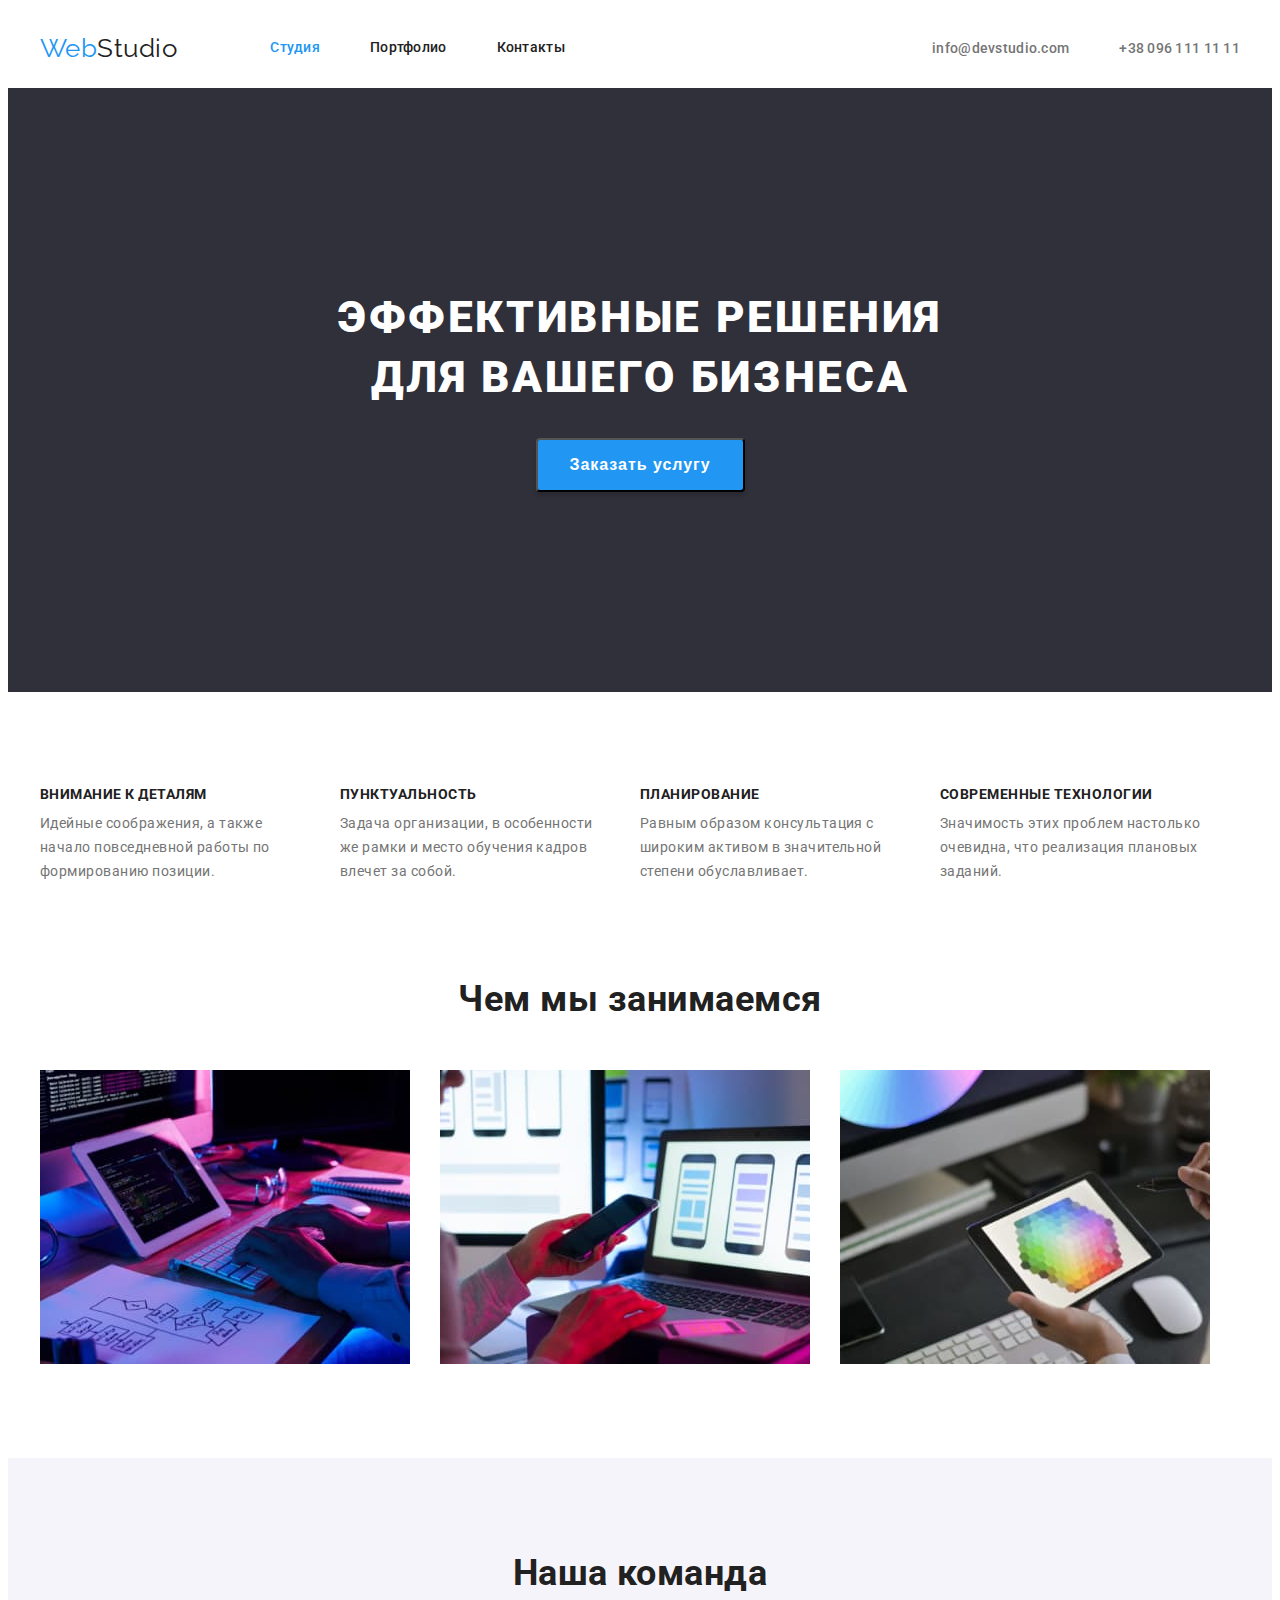
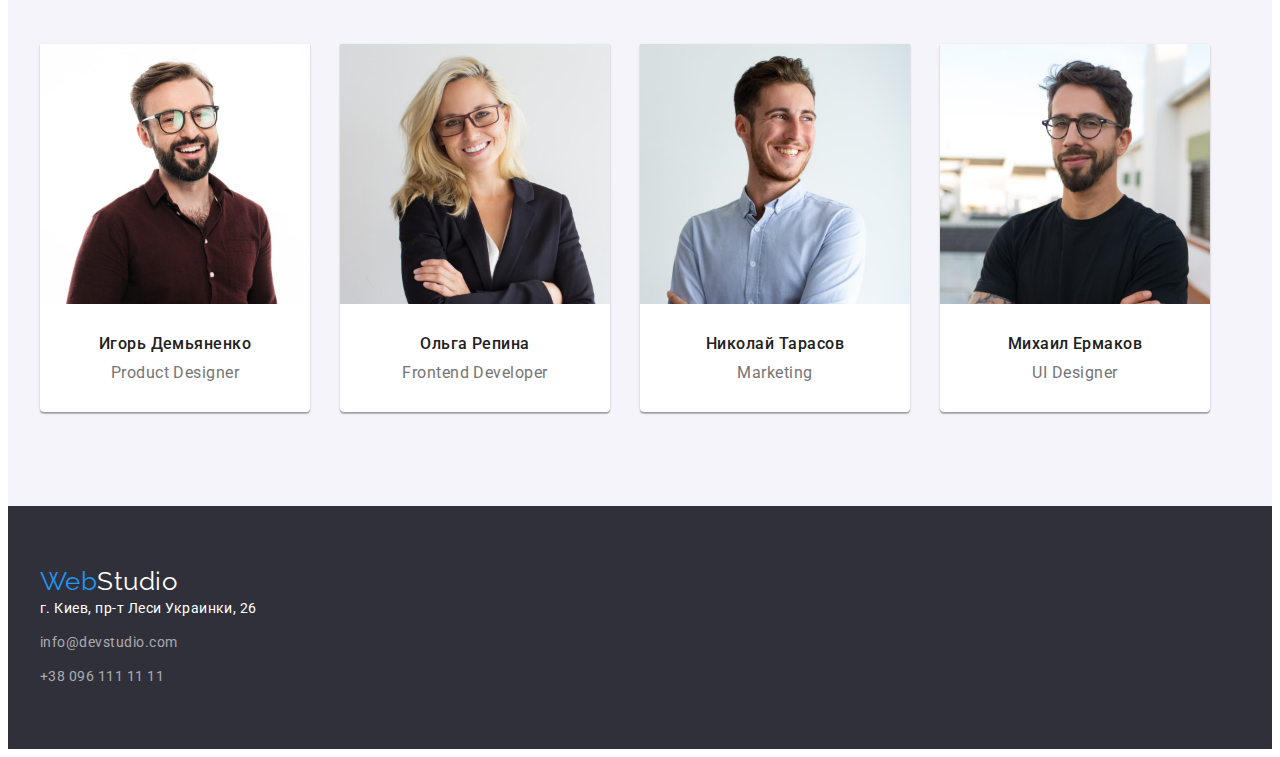
<file: index.html>
<!DOCTYPE html>
<html lang="ru">
<head>
   <meta charset="UTF-8">
   <meta http-equiv="X-UA-Compatible" content="IE=edge">
   <meta name="viewport" content="width=device-width, initial-scale=1.0">
   <link rel="stylesheet" href="https://cdnjs.cloudflare.com/ajax/libs/modern-normalize/1.1.0/modern-normalize.min.css" integrity="sha512-wpPYUAdjBVSE4KJnH1VR1HeZfpl1ub8YT/NKx4PuQ5NmX2tKuGu6U/JRp5y+Y8XG2tV+wKQpNHVUX03MfMFn9Q==" crossorigin="anonymous" referrerpolicy="no-referrer" />
   <link rel="preconnect" href="https://fonts.googleapis.com">
   <link rel="preconnect" href="https://fonts.gstatic.com" crossorigin>
   <link href="https://fonts.googleapis.com/css2?family=Raleway:wght@700&family=Roboto:wght@400;500;700;900&display=swap" rel="stylesheet">
   <link rel="stylesheet" href="./css/style.css">
   <title>WebStudio</title>
</head>
<body>   
   <header> 
      <div class="container navigation">       
         <nav class="container-nav">
            <a href="" class="logoheader"><span class="logo-web">Web</span>Studio</a>
            <ul class="site-nav list">
               <li class="item"><a href="" class="link"><span class="logo-web">Студия</a></li>
               <li class="item"><a href="./portfolio..html" class="link">Портфолио</a></li>
               <li class="item"><a href="" class="link">Контакты</a></li>
            </ul>
         </nav>      
            <ul class="auth-nav list">
               <li class="item"><a href="mailto:info@devstudio.com" class="link">info@devstudio.com</a></li>
               <li class="item"><a href="tel:+380961111111" class="link">+38 096 111 11 11</a></li>
            </ul> 
      </div>                     
   </header> 

   <main>              
      <section class="section hero">            
         <h1 class="hero-title">Эффективные решения <br> для вашего бизнеса</h1>
         <button type="button" class="button text"> Заказать услугу </button>
      </section>          
         
      <section  class="aboutme-list"> 
         <div class="container">
            <h2 class="visually-hidden">О нас</h2>      
            <ul class="about">
               <li class="aboutme"> 
                  <h3 class="aboutme-title">Внимание к деталям</h3>
                  <p class="text">Идейные соображения, а также начало повседневной работы по формированию позиции.</p>
               </li>
               <li class="aboutme"> 
                  <h3 class="aboutme-title">Пунктуальность</h3>
                  <p class="text">Задача организации, в особенности же рамки и место обучения кадров влечет за собой.</p>
               </li>
               <li class="aboutme"> 
                  <h3 class="aboutme-title">Планирование</h3>
                  <p class="text">Равным образом консультация с широким активом в значительной степени обуславливает.</p>
               </li>
               <li class="aboutme"> 
                  <h3 class="aboutme-title">Современные технологии</h3>
                  <p class="text">Значимость этих проблем настолько очевидна, что реализация плановых заданий.</p>
               </li>
            </ul>
         </div>           
      </section>       

      <section  class="whatdoing">
         <div class="container">       
            <h2 class="whatdoing-title">Чем мы занимаемся</h2>
            <ul class="doing">
               <li class="doing-inage"><img src="images/img1.jpg" alt="Отладка сайта для планшета" width="370"></li>
               <li class="doing-inage"><img src="images/img2.jpg" alt="Отладка сайта для мобильного телефона" width="370"></li>
               <li class="doing-inage"><img src="images/img3.jpg" alt="Выбор цветовой гаммы" width="370"></li>
            </ul> 
         </div>       
      </section>
         
      <section class="ourteam"> 
         <div class="container">    
            <h2 class="ourteam-title">Наша команда</h2>
            <ul class="our-people">                    
               <li class="our-team">
                  <article class="card">
                     <div class="card-img">
                        <img src="images/IgorDemyanenko.jpg" alt="Игорь Демьяненко" width="270">
                     </div>
                     <div class="card-content-people">
                        <h3 class="name-person">Игорь Демьяненко</h3>
                        <p class="ourteam-text">Product Designer</p>
                     </div>
                  </article>
               </li>                                     
               <li class="our-team">
                  <article class="card">    
                     <div class="card-img">
                        <img src="images/OlgaRepina.jpg" alt="Ольга Репина" width="270">
                     </div>
                     <div class="card-content-people">
                        <h3 class="name-person">Ольга Репина</h3>
                        <p class="ourteam-text">Frontend Developer</p>
                     </div>
                  </article> 
               </li> 
               <li class="our-team">
                  <article class="card">    
                     <div class="card-img">
                        <img src="images/NikolayTarasov.jpg" alt="Николай Тарасов" width="270">
                     </div>
                     <div class="card-content-people">
                        <h3 class="name-person">Николай Тарасов</h3>
                        <p class="ourteam-text">Marketing</p>
                     </div>
                  </article>   
               </li>
               <li class="our-team">
                  <article class="card"> 
                     <div class="card-img">
                        <img src="images/MikhailErmakov.jpg" alt="Михаил Ермаков" width="270">
                     </div>
                     <div class="card-content-people">
                        <h3 class="name-person">Михаил Ермаков</h3>
                        <p class="ourteam-text">UI Designer</p>
                     </div>
                  </article>  
               </li>                    
            </ul> 
         </div>       
      </section>         
   </main>
   
   <footer class="footer">
      <div class="container">                            
         <a href="" class="logofooter"><span class="logo-footer">Web</span>Studio</a>
         <address class="footer-nav">
            <p class="footer-text">г. Киев, пр-т Леси Украинки, 26</p>
            <ul class="nav-footer">
               <li class="item-nav"><a href="mailto:info@devstudio.com" class="foter">info@devstudio.com</a></li>
               <li class="item-nav"><a href="tel:+380961111111" class="foter">+38 096 111 11 11</a></li>
            </ul>                
         </address>
      </div>           
   </footer>
</body>
</html>
</file>
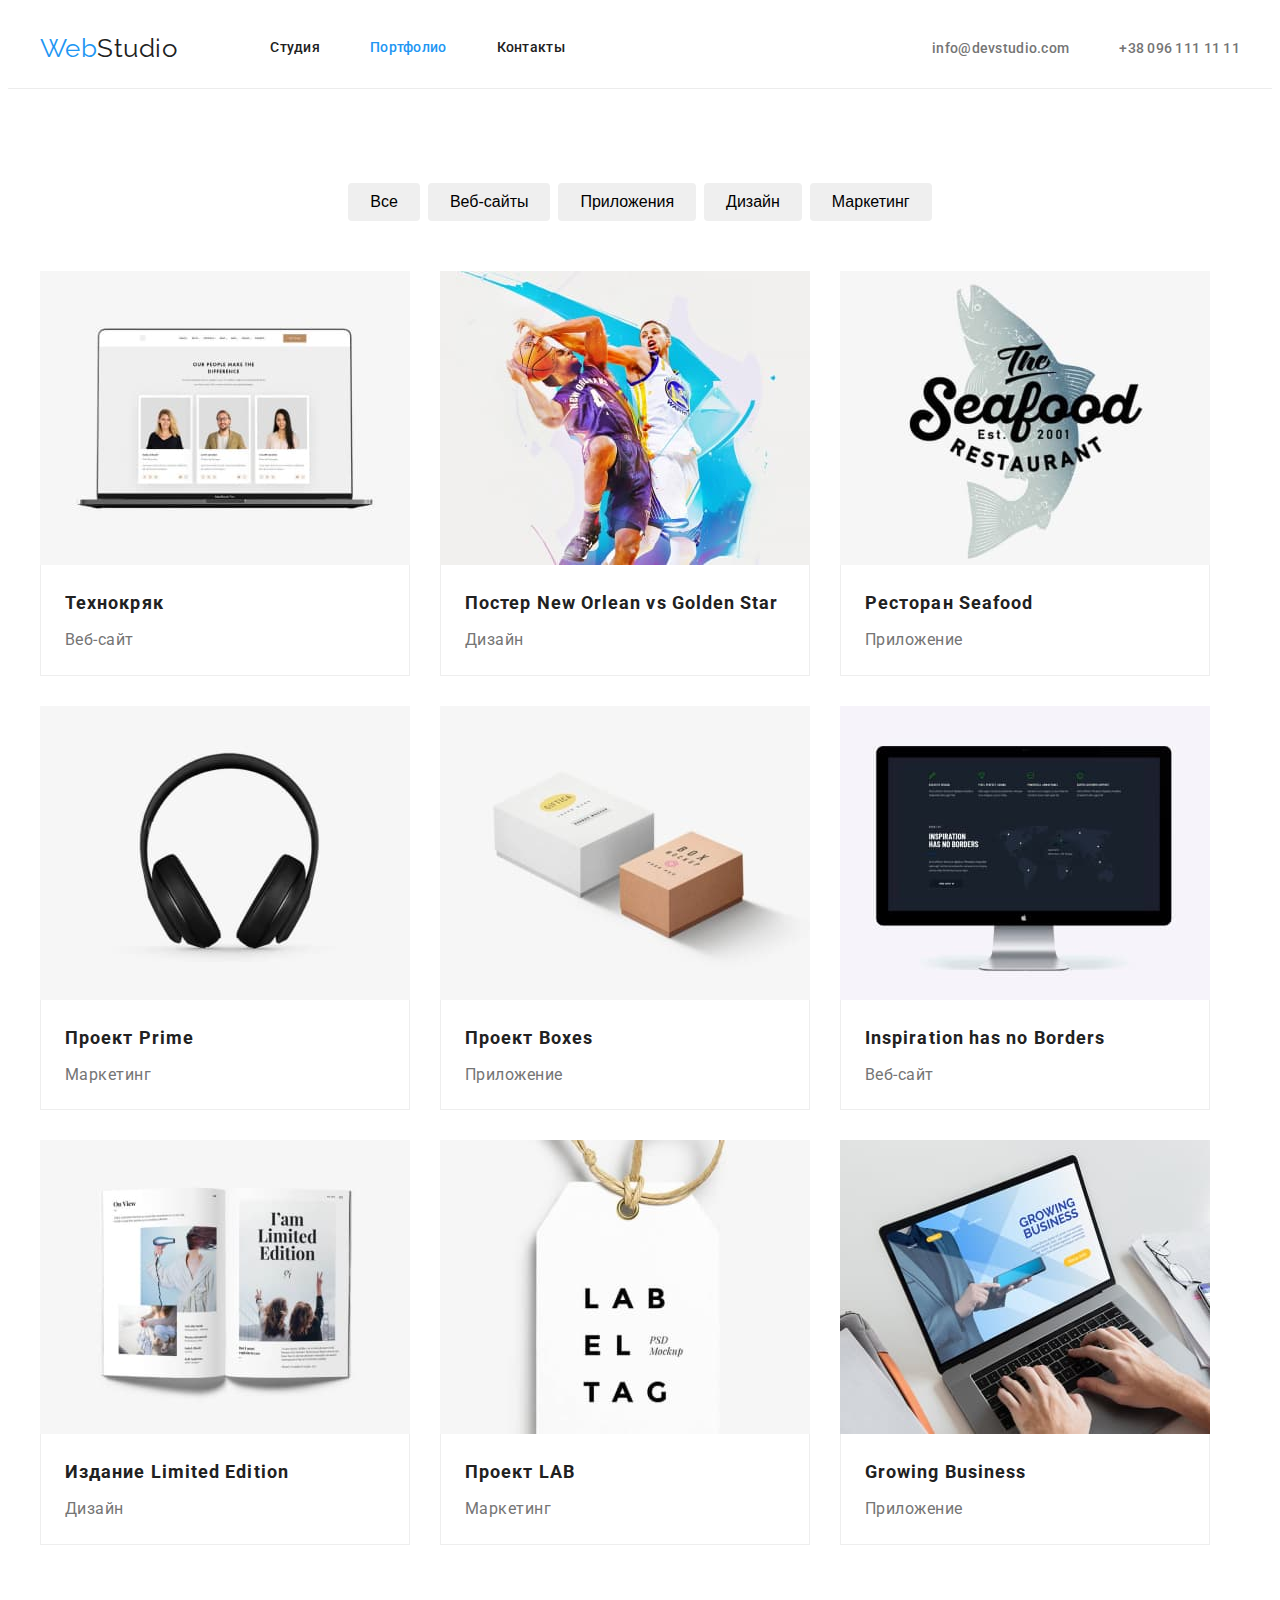
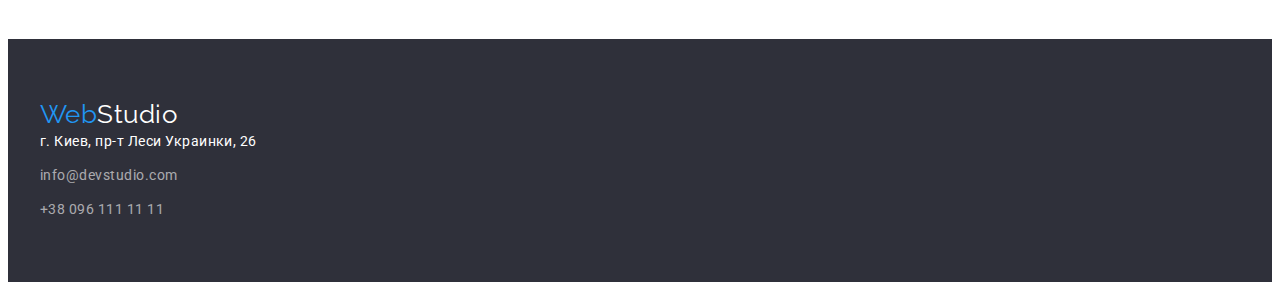
<file: portfolio..html>
<!DOCTYPE html>
<html lang="ru">
  <head>
    <meta charset="UTF-8" />
    <meta http-equiv="X-UA-Compatible" content="IE=edge" />
    <meta name="viewport" content="width=device-width, initial-scale=1.0" />
    <link
      rel="stylesheet"
      href="https://cdnjs.cloudflare.com/ajax/libs/modern-normalize/1.1.0/modern-normalize.min.css"
      integrity="sha512-wpPYUAdjBVSE4KJnH1VR1HeZfpl1ub8YT/NKx4PuQ5NmX2tKuGu6U/JRp5y+Y8XG2tV+wKQpNHVUX03MfMFn9Q=="
      crossorigin="anonymous"
      referrerpolicy="no-referrer"
    />
    <link rel="preconnect" href="https://fonts.googleapis.com" />
    <link rel="preconnect" href="https://fonts.gstatic.com" crossorigin />
    <link
      href="https://fonts.googleapis.com/css2?family=Raleway:wght@700&family=Roboto:wght@400;500;700;900&display=swap"
      rel="stylesheet"
    />
    <link rel="stylesheet" href="./css/style.css" />
    <title>portfolio</title>
  </head>
  <body>
    <header class="header">
      <div class="container navigation">
        <nav class="container-nav">
          <a href="" class="logoheader"
            ><span class="logo-web">Web</span>Studio</a
          >
          <ul class="site-nav list">
            <li class="item"><a href="./index.html" class="link">Студия</a></li>
            <li class="item">
              <a href="" class="link"
                ><span class="logo-web">Портфолио</span></a
              >
            </li>
            <li class="item"><a href="" class="link">Контакты</a></li>
          </ul>
        </nav>
        <ul class="auth-nav list">
          <li class="item">
            <a href="mailto:info@devstudio.com" class="link"
              >info@devstudio.com</a
            >
          </li>
          <li class="item">
            <a href="tel:+380961111111" class="link">+38 096 111 11 11</a>
          </li>
        </ul>
      </div>
    </header>

    <main>
      <section class="portfolio">
        <div class="container">
          <h2 class="visually-hidden">portfolio</h2>
          <ul class="portfolio-button">
            <li class="item">
              <button type="button" class="button-portfolio">Все</button>
            </li>
            <li class="item">
              <button type="button" class="button-portfolio">Веб-сайты</button>
            </li>
            <li class="item">
              <button type="button" class="button-portfolio">Приложения</button>
            </li>
            <li class="item">
              <button type="button" class="button-portfolio">Дизайн</button>
            </li>
            <li class="item">
              <button type="button" class="button-portfolio">Маркетинг</button>
            </li>
          </ul>
          <ul class="image-portfolio">
            <li class="item">
              <div class="card-thumb">
                <img src="images/img10.jpg" alt="Веб-сайт" width="370" />
              </div>
              <div class="card-content">
                <h3 class="portfolio-title">Технокряк</h3>
                <p class="portfolio-text">Веб-сайт</p>
              </div>
            </li>
            <li class="item">
              <div class="card-thumb">
                <img
                  src="images/img11.jpg"
                  alt="Постер New Orlean vs Golden Star"
                  width="370"
                />
              </div>
              <div class="card-content">
                <h3 class="portfolio-title">
                  Постер New Orlean vs Golden Star
                </h3>
                <p class="portfolio-text">Дизайн</p>
              </div>
            </li>
            <li class="item">
              <div class="card-thumb">
                <img
                  src="images/img12.jpg"
                  alt="Ресторан Seafood"
                  width="370"
                />
              </div>
              <div class="card-content">
                <h3 class="portfolio-title">Ресторан Seafood</h3>
                <p class="portfolio-text">Приложение</p>
              </div>
            </li>
            <li class="item">
              <div class="card-thumb">
                <img src="images/img13.jpg" alt="Проект Prime" width="370" />
              </div>
              <div class="card-content">
                <h3 class="portfolio-title">Проект Prime</h3>
                <p class="portfolio-text">Маркетинг</p>
              </div>
            </li>
            <li class="item">
              <div class="card-thumb">
                <img src="images/img14.jpg" alt="Проект Boxes" width="370" />
              </div>
              <div class="card-content">
                <h3 class="portfolio-title">Проект Boxes</h3>
                <p class="portfolio-text">Приложение</p>
              </div>
            </li>
            <li class="item">
              <div class="card-thumb">
                <img
                  src="images/img15.jpg"
                  alt="Inspiration has no Borders"
                  width="370"
                />
              </div>
              <div class="card-content">
                <h3 class="portfolio-title">Inspiration has no Borders</h3>
                <p class="portfolio-text">Веб-сайт</p>
              </div>
            </li>
            <li class="item">
              <div class="card-thumb">
                <img
                  src="images/img16.jpg"
                  alt="Издание Limited Edition"
                  width="370"
                />
              </div>
              <div class="card-content">
                <h3 class="portfolio-title">Издание Limited Edition</h3>
                <p class="portfolio-text">Дизайн</p>
              </div>
            </li>
            <li class="item">
              <div class="card-thumb">
                <img src="images/img17.jpg" alt="Проект LAB" width="370" />
              </div>
              <div class="card-content">
                <h3 class="portfolio-title">Проект LAB</h3>
                <p class="portfolio-text">Маркетинг</p>
              </div>
            </li>
            <li class="item">
              <div class="card-thumb">
                <img
                  src="images/img18.jpg"
                  alt="Growing Business"
                  width="370"
                />
              </div>
              <div class="card-content">
                <h3 class="portfolio-title">Growing Business</h3>
                <p class="portfolio-text">Приложение</p>
              </div>
            </li>
          </ul>
        </div>
      </section>
    </main>

    <footer class="footer">
      <div class="container">
        <a href="" class="logofooter"
          ><span class="logo-footer">Web</span>Studio</a
        >
        <address class="footer-nav">
          <p class="footer-text">г. Киев, пр-т Леси Украинки, 26</p>
          <ul class="nav-footer">
            <li class="item-nav">
              <a href="mailto:info@devstudio.com" class="foter"
                >info@devstudio.com</a
              >
            </li>
            <li class="item-nav">
              <a href="tel:+380961111111" class="foter">+38 096 111 11 11</a>
            </li>
          </ul>
        </address>
      </div>
    </footer>
  </body>
</html>
</file>
<file: css/style.css>
:root {
  --title-text-color: #212121;
  --accent-color: #2196f3;
  --text-color: #757575;
  --link-color-footer: rgba(255, 255, 255, 0.6);
  --white-color: #ffffff;
  --bg-button: #f5f4fa;
  --background-hero: #2f303a;
}
body {
  color: var(--text-color);
  font-family: Roboto, sans-serif;
  letter-spacing: 0.03em;
}
p,
h1,
h2,
h3,
h4,
h5,
h6 {
  margin-top: 0;
  margin-bottom: 0;
}
ul {
  margin-top: 0;
  margin-bottom: 0;
  padding-left: 0;
}
li {
  list-style: none;
}
img {
  display: block;
  min-width: 100%;
}
.link {
  text-decoration: none;
}

/* стилизация header */

.container {
  margin-left: auto;
  margin-right: auto;
  width: 1200px;
  padding-left: 15px;
  padding-right: 15px;
}
.container-nav {
  display: flex;
  align-items: center;
}
.container.navigation {
  display: flex;
}
.header {
  border-bottom: 1px solid #ececec;
}
.logoheader {
  font-family: Raleway, sans-serif;
  font-size: 26px;
  line-height: 1.19;
  color: var(--title-text-color);
  text-decoration: none;
}
.logoheader:hover,
.logoheader:focus {
  color: var(--accent-color);
}
.logo-web {
  color: var(--accent-color);
}
.logo-web:hover,
.logo-web:focus {
  color: var(--title-text-color);
}

/* стилизация nav */
.site-nav {
  display: flex;
  margin-left: 93px;
}
.site-nav .item + .item {
  margin-left: 50px;
}
.site-nav .link {
  display: block;
  padding-top: 32px;
  padding-bottom: 32px;

  color: var(--title-text-color);
  font-weight: 500;
  font-size: 14px;
  line-height: 1.14;
  letter-spacing: 0.02em;
}
.site-nav .link:hover,
.site-nav .link:focus {
  color: var(--accent-color);
}
.auth-nav {
  display: flex;
}
.auth-nav.list {
  align-items: center;
  display: flex;
  margin-left: auto;
}
.auth-nav .item + .item {
  margin-left: 50px;
}
.auth-nav .link {
  padding-top: 32px;
  padding-bottom: 32px;

  color: var(--text-color);
  font-size: 14px;
  line-height: 1.14;
  letter-spacing: 0.02em;
  font-weight: 500;
  text-decoration: none;
}
.auth-nav .link:hover,
.auth-nav .link:focus {
  color: var(--accent-color);
}

/* стилизация hero */
.section.hero {
  padding-top: 200px;
  padding-bottom: 200px;
  flex-direction: column;
  width: 100%;

  background: var(--background-hero);
  text-align: center;
}
.hero-title {
  margin-bottom: 30px;
  text-align: center;

  color: var(--white-color);
  font-size: 44px;
  line-height: 1.36;
  letter-spacing: 0.06em;
  font-weight: 900;
  text-transform: uppercase;
}
.button {
  align-items: center;
  padding: 10px 32px;
  box-shadow: 0px 4px 4px rgba(0, 0, 0, 0.15);
  border-radius: 4px;
  background-color: var(--accent-color);
  color: var(--white-color);
  cursor: pointer;
}
.button.text {
  text-align: center;
  font-weight: 700;
  font-size: 16px;
  line-height: 1.88;
  letter-spacing: 0.06em;
}

/* стилизация section about me */
.visually-hidden {
  position: absolute;
  width: 1px;
  height: 1px;
  margin: -1px;
  padding: 0;
  overflow: hidden;
  border: 0;
  clip: rect(0 0 0 0);
}
.aboutme-list {
  padding-top: 94px;
  padding-bottom: 0;
}
.about {
  display: flex;
}
.aboutme:not(:last-child) {
  margin-right: 30px;
}
.aboutme {
  width: 270px;
}
.aboutme-title {
  margin-bottom: 10px;
  color: var(--title-text-color);
  font-size: 14px;
  line-height: 1.16;
  text-transform: uppercase;
}
.text {
  font-size: 14px;
  line-height: 1.71;
}

/* стилизация section чем мы занимаемся */
.whatdoing {
  padding-top: 94px;
  padding-bottom: 94px;
}

.whatdoing-title {
  margin-bottom: 50px;
  color: var(--title-text-color);
  font-size: 36px;
  line-height: 1.17;
  text-align: center;
}

.doing-inage:not(:last-child) {
  margin-right: 30px;
}
.doing {
  display: flex;
  margin-left: auto;
  margin-right: auto;
}

/* стилизация section наша команда */
.container-team {
  display: flex;
  flex-direction: column;
  background: #f5f4fa;
}
.ourteam {
  padding-top: 94px;
  padding-bottom: 94px;
  background: var(--bg-button);
}
.ourteam-title {
  margin-bottom: 50px;

  color: var(--title-text-color);
  font-size: 36px;
  line-height: 1.17;
  text-align: center;
}
.card-content-people {
  padding-top: 30px;
  padding-bottom: 30px;
  align-items: center;
}
.card-img {
  width: 270px;
  height: 260px;
}
.card {
  background: #ffffff;
  box-shadow: 0px 1px 3px rgba(0, 0, 0, 0.12), 0px 1px 1px rgba(0, 0, 0, 0.14),
    0px 2px 1px rgba(0, 0, 0, 0.2);
  border-radius: 0px 0px 4px 4px;
}
.our-people {
  display: flex;
  flex-wrap: wrap;
  margin-left: calc(-1 * 30px);
  margin-top: calc(-1 * 30px);
}
.our-people > .our-team {
  margin-left: 30px;
  margin-top: 30px;
}
.name-person {
  text-align: center;
  margin-bottom: 10px;

  color: var(--title-text-color);
  font-weight: 500;
  font-size: 16px;
  line-height: 1.19;
}
.ourteam-text {
  text-align: center;
  margin-top: 10;

  color: var(--text-color);
  font-size: 16px;
  line-height: 1.19;
}

/* стилизация footer */
.footer {
  display: flex;
  padding-top: 60px;
  padding-bottom: 60px;
  background: var(--background-hero);
}

.logofooter {
  margin-bottom: 20px;

  font-family: Raleway, sans-serif;
  font-size: 26px;
  line-height: 1.19;
  color: var(--white-color);
  text-decoration: none;
}
.logofooter:hover,
.logofooter:focus {
  color: var(--accent-color);
}
.logo-footer {
  color: var(--accent-color);
}
.logo-footer:hover,
.logo-footer:focus {
  color: var(--white-color);
}
.item-nav {
  margin-top: 10px;
}

.footer-text {
  color: var(--white-color);
  font-size: 14px;
  line-height: 1.71;
  font-style: normal;
}

.nav-footer .foter {
  color: var(--link-color-footer);
  font-size: 14px;
  line-height: 1.71;
  text-decoration: none;
  font-style: normal;
}
.nav-footer .foter:hover,
.nav-footer .foter:focus {
  color: var(--accent-color);
}

/* стилизация portfolio */
.portfolio-button {
  margin-bottom: 50px;
  display: flex;
  justify-content: center;
}
.portfolio-button .item + .item {
  margin-left: 8px;
}
.button-portfolio {
  padding: 6px 22px;
  border-radius: 4px;
  font-weight: 500;
  font-size: 16px;
  line-height: 1.62;
  cursor: pointer;
  border: none;
}
.button-portfolio:hover,
.button-portfolio:focus {
  background-color: var(--accent-color);
  color: var(--white-color);
}

.image-portfolio {
  display: flex;
  flex-wrap: wrap;
  margin-top: -30px;
  margin-left: -30px;
}
.image-portfolio .item {
  margin-left: 30px;
  margin-top: 30px;
  flex-basis: calc(100% / 3)-30px;
}

.card-content {
  padding: 20px 24px;
  border-right: 1px solid #eeeeee;
  border-bottom: 1px solid #eeeeee;
  border-left: 1px solid #eeeeee;
}

.portfolio {
  padding-top: 94px;
  padding-bottom: 94px;
}
.portfolio-title {
  color: var(--title-text-color);
  font-size: 18px;
  line-height: 2;
  letter-spacing: 0.06em;
}
.portfolio-text {
  margin-top: 4px;
  font-size: 16px;
  line-height: 1.86;
}
</file>
